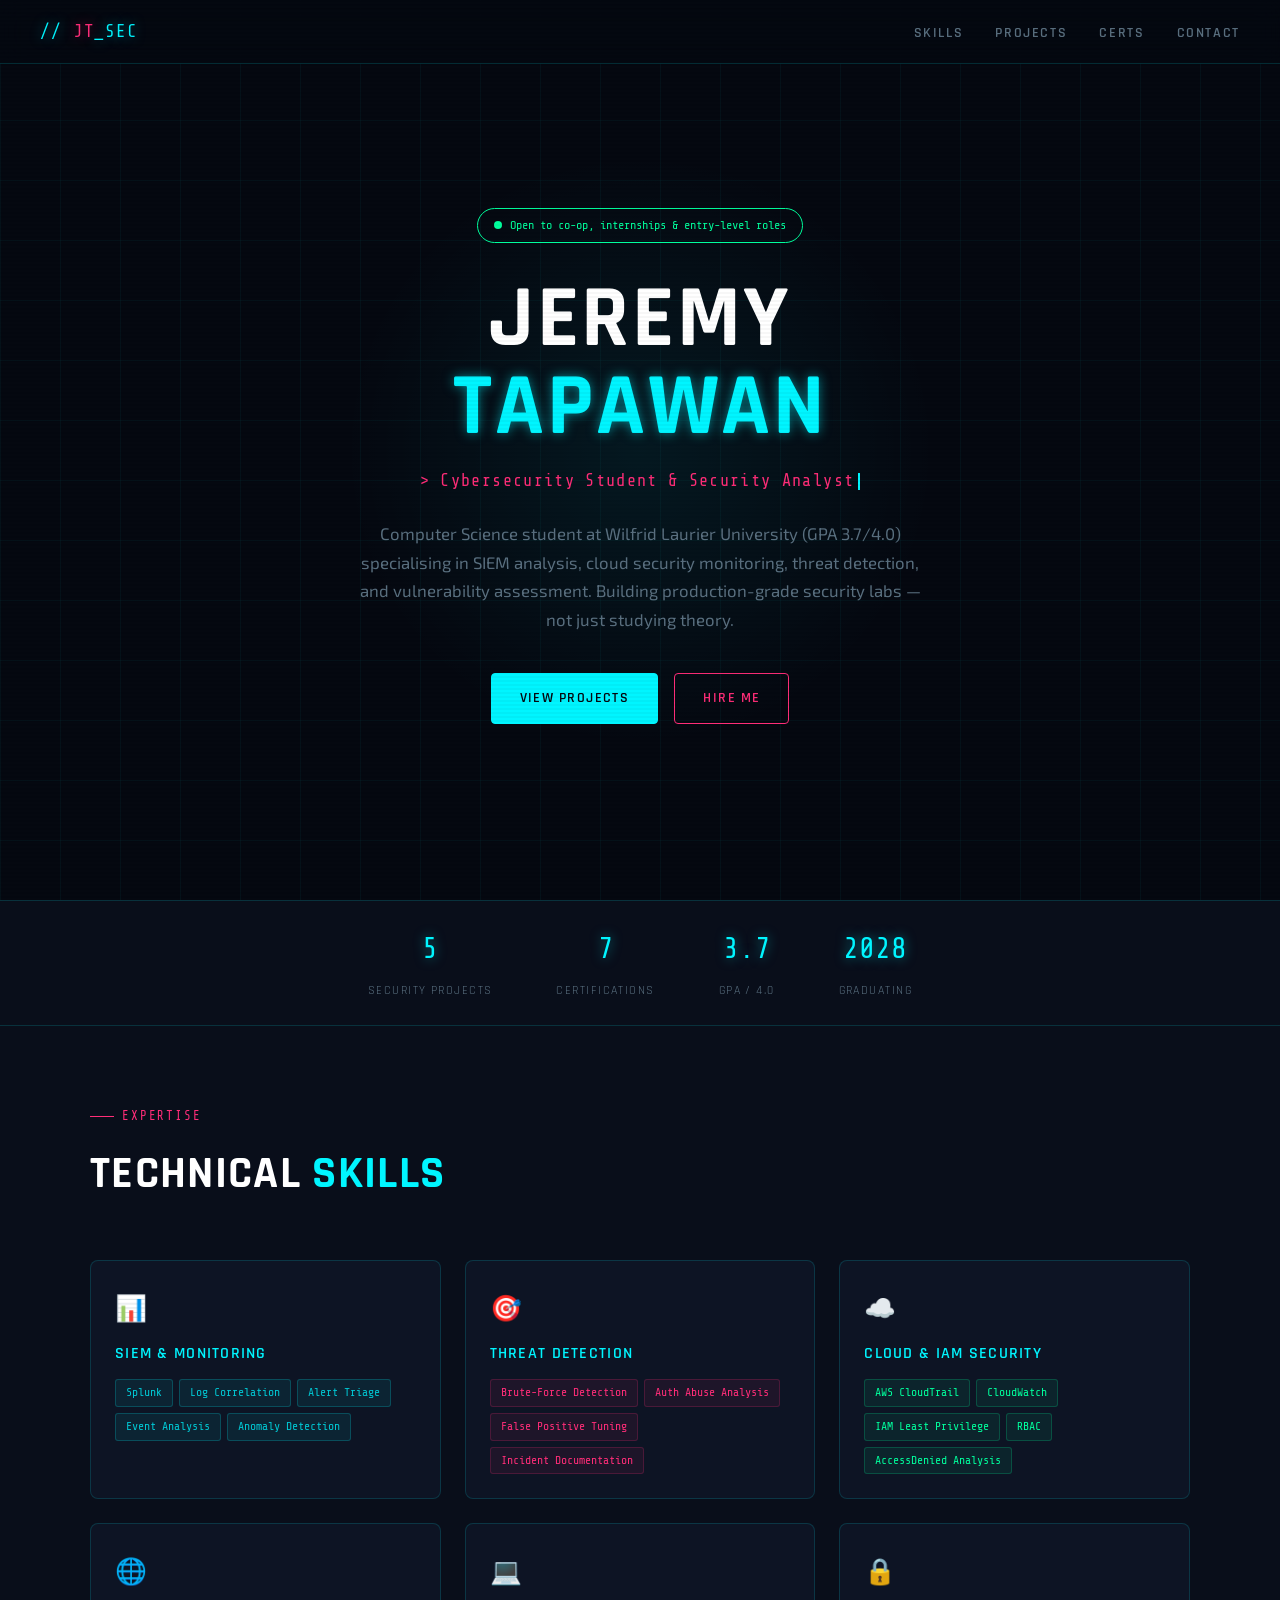
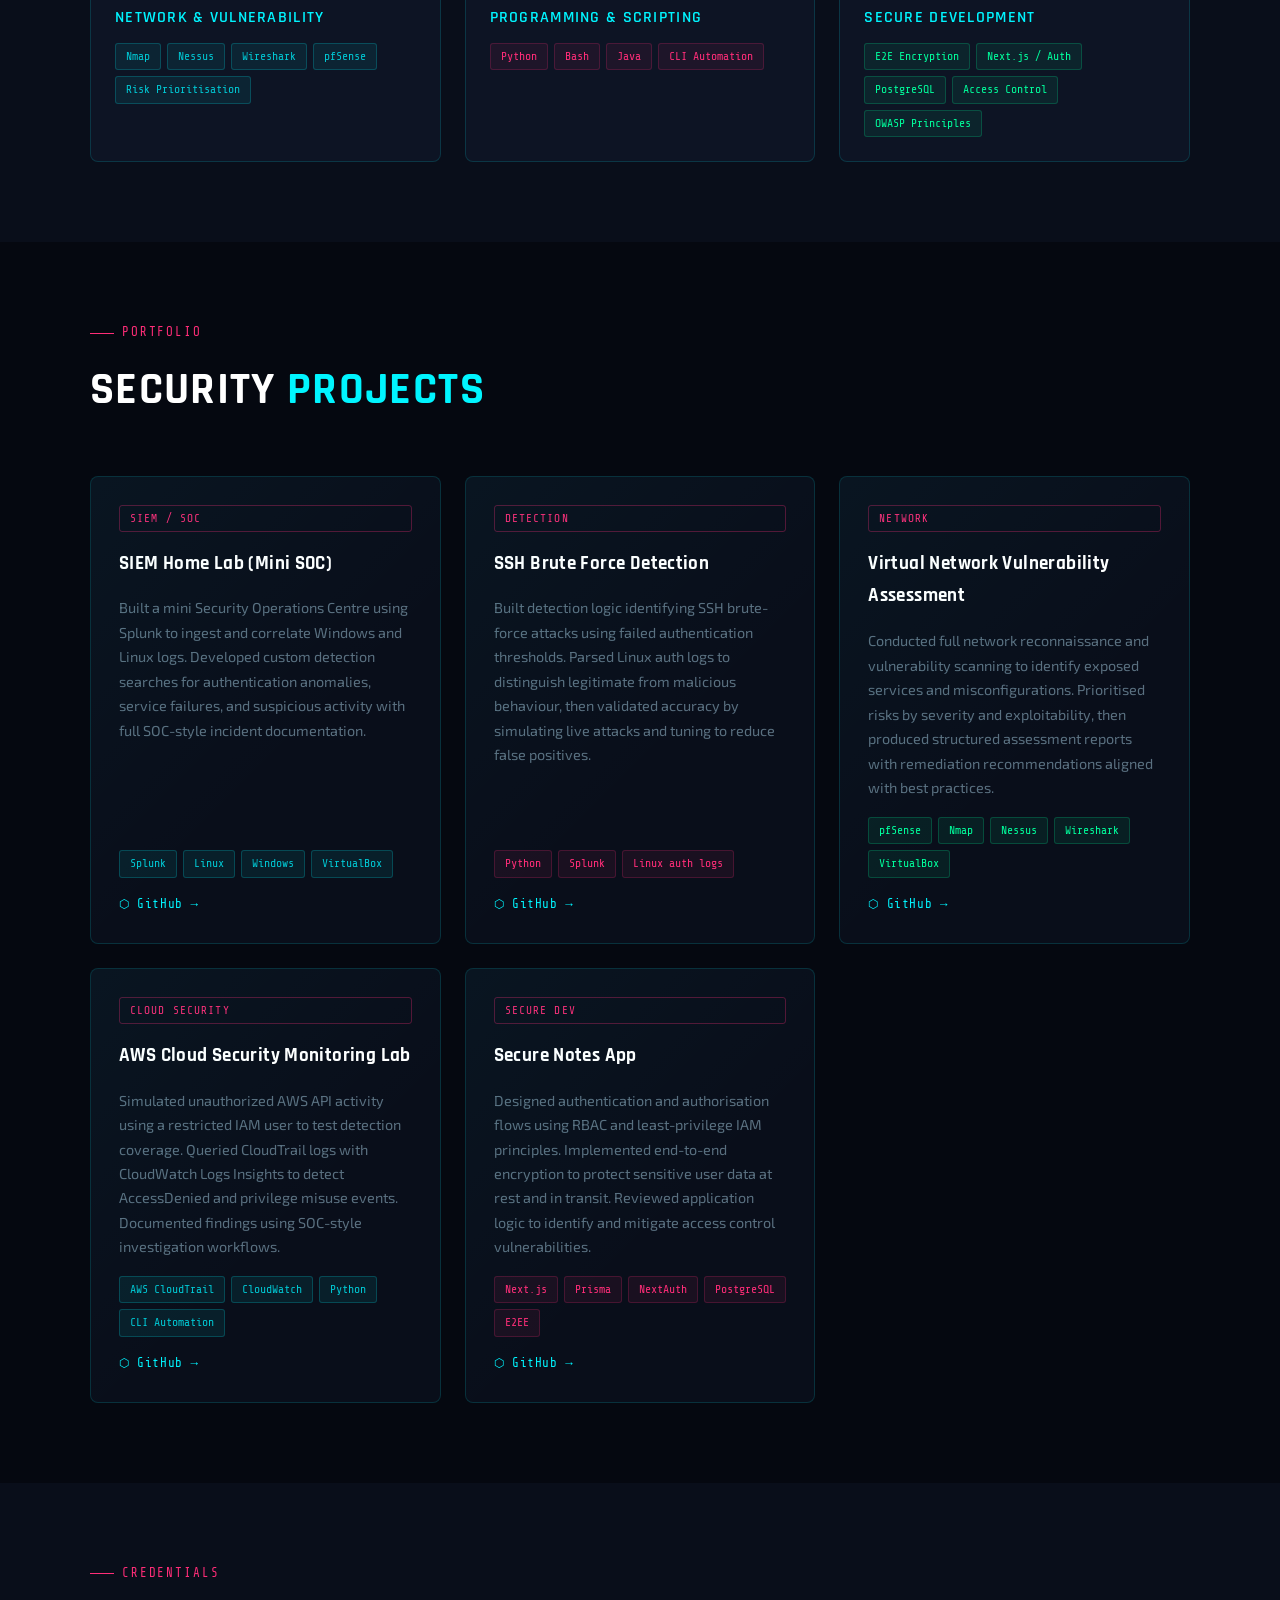
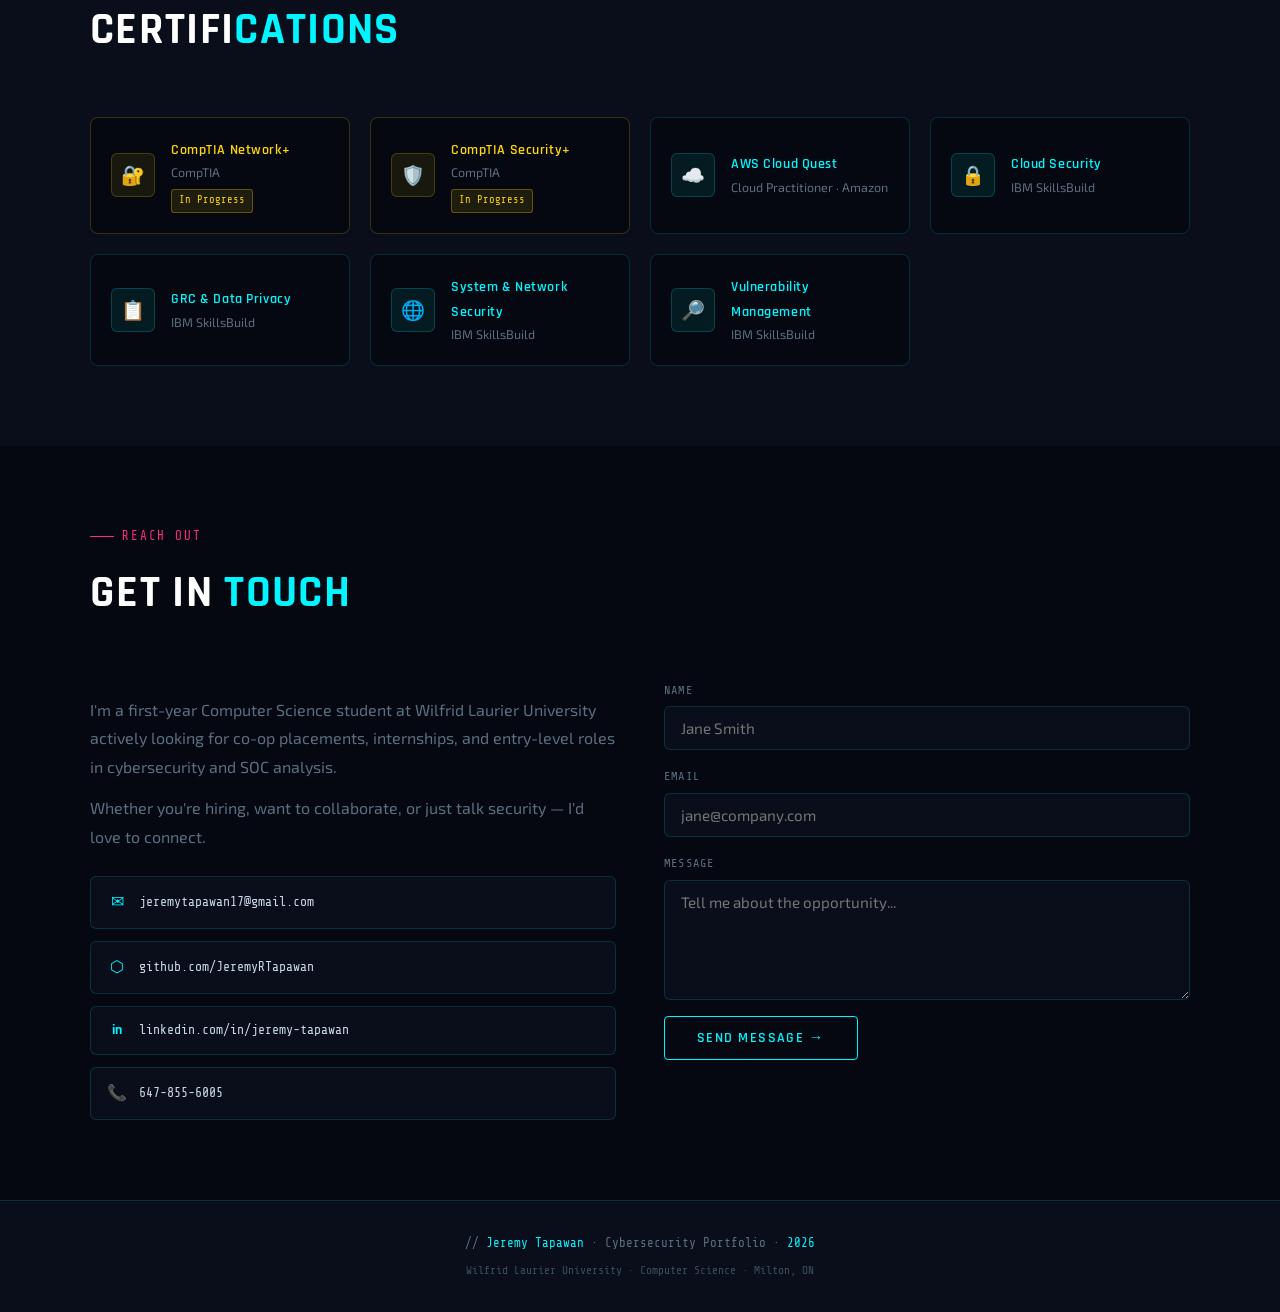
<file: main.html>
<!DOCTYPE html>
<html lang="en">
<head>
  <meta charset="UTF-8" />
  <meta name="viewport" content="width=device-width, initial-scale=1.0" />
  <title>Jeremy Tapawan · Cybersecurity Portfolio</title>
  <link rel="preconnect" href="https://fonts.googleapis.com" />
  <link href="https://fonts.googleapis.com/css2?family=Share+Tech+Mono&family=Rajdhani:wght@300;400;500;600;700&family=Exo+2:wght@300;400;600&display=swap" rel="stylesheet" />
  <style>
    :root {
      --bg:#050810;--bg2:#090e1a;--bg3:#0d1424;
      --cyan:#00f5ff;--cyan-dim:#00c8d4;--pink:#ff2d78;--green:#00ff9d;--yellow:#ffd700;
      --text:#c8d8e8;--muted:#5a7080;--border:rgba(0,245,255,0.15);
      --glow-c:0 0 12px rgba(0,245,255,0.5);--glow-p:0 0 12px rgba(255,45,120,0.5);--glow-g:0 0 12px rgba(0,255,157,0.5);
      --font-mono:'Share Tech Mono',monospace;--font-head:'Rajdhani',sans-serif;--font-body:'Exo 2',sans-serif;
    }
    *,*::before,*::after{box-sizing:border-box;margin:0;padding:0;}
    html{scroll-behavior:smooth;}
    body{background:var(--bg);color:var(--text);font-family:var(--font-body);font-size:16px;line-height:1.7;overflow-x:hidden;}
    body::before{content:'';position:fixed;inset:0;background:repeating-linear-gradient(0deg,transparent,transparent 2px,rgba(0,0,0,0.03) 2px,rgba(0,0,0,0.03) 4px);pointer-events:none;z-index:9999;}

    nav{position:fixed;top:0;left:0;right:0;z-index:100;display:flex;align-items:center;justify-content:space-between;padding:0 2.5rem;height:64px;background:rgba(5,8,16,0.88);backdrop-filter:blur(12px);border-bottom:1px solid var(--border);}
    .nav-logo{font-family:var(--font-mono);font-size:1.1rem;color:var(--cyan);text-shadow:var(--glow-c);letter-spacing:0.05em;}
    .nav-logo span{color:var(--pink);text-shadow:var(--glow-p);}
    nav ul{display:flex;gap:2rem;list-style:none;}
    nav a{font-family:var(--font-head);font-size:0.85rem;font-weight:600;letter-spacing:0.12em;text-transform:uppercase;color:var(--muted);text-decoration:none;transition:color 0.2s;position:relative;}
    nav a::after{content:'';position:absolute;bottom:-4px;left:0;right:0;height:1px;background:var(--cyan);transform:scaleX(0);transform-origin:left;transition:transform 0.2s;}
    nav a:hover{color:var(--cyan);}
    nav a:hover::after{transform:scaleX(1);}

    #hero{min-height:100vh;display:flex;align-items:center;justify-content:center;padding:6rem 2rem 4rem;position:relative;text-align:center;overflow:hidden;}
    .hero-grid{position:absolute;inset:0;background-image:linear-gradient(rgba(0,245,255,0.04) 1px,transparent 1px),linear-gradient(90deg,rgba(0,245,255,0.04) 1px,transparent 1px);background-size:60px 60px;animation:gridDrift 20s linear infinite;}
    @keyframes gridDrift{from{transform:translateY(0);}to{transform:translateY(60px);}}
    .hero-glow{position:absolute;width:600px;height:600px;border-radius:50%;background:radial-gradient(circle,rgba(0,245,255,0.07) 0%,transparent 70%);top:50%;left:50%;transform:translate(-50%,-50%);pointer-events:none;}
    .hero-content{position:relative;z-index:1;max-width:820px;}
    .status-badge{display:inline-flex;align-items:center;gap:8px;padding:6px 16px;border:1px solid var(--green);border-radius:100px;font-family:var(--font-mono);font-size:0.75rem;color:var(--green);margin-bottom:2rem;animation:fadeUp 0.6s ease both;}
    .status-dot{width:8px;height:8px;border-radius:50%;background:var(--green);animation:pulse 1.8s ease-in-out infinite;}
    @keyframes pulse{0%,100%{opacity:1;box-shadow:0 0 0 0 rgba(0,255,157,0.4);}50%{opacity:0.7;box-shadow:0 0 0 6px rgba(0,255,157,0);}}
    .hero-name{font-family:var(--font-head);font-size:clamp(2.8rem,7vw,5.5rem);font-weight:700;line-height:1;letter-spacing:0.03em;text-transform:uppercase;color:#fff;animation:fadeUp 0.7s 0.1s ease both;}
    .hero-name .accent{color:var(--cyan);text-shadow:var(--glow-c);}
    .hero-title{font-family:var(--font-mono);font-size:1.05rem;color:var(--pink);margin-top:1rem;letter-spacing:0.08em;animation:fadeUp 0.7s 0.2s ease both;}
    .hero-desc{font-size:1.05rem;color:var(--muted);max-width:580px;margin:1.5rem auto 2.5rem;animation:fadeUp 0.7s 0.3s ease both;}
    .hero-ctas{display:flex;gap:1rem;justify-content:center;flex-wrap:wrap;animation:fadeUp 0.7s 0.4s ease both;}
    .btn{display:inline-flex;align-items:center;gap:8px;padding:0.75rem 1.75rem;font-family:var(--font-head);font-size:0.9rem;font-weight:600;letter-spacing:0.1em;text-transform:uppercase;text-decoration:none;border-radius:4px;cursor:pointer;transition:all 0.2s;border:none;}
    .btn-primary{background:var(--cyan);color:#050810;border:1px solid var(--cyan);}
    .btn-primary:hover{background:transparent;color:var(--cyan);box-shadow:var(--glow-c);}
    .btn-outline{background:transparent;color:var(--pink);border:1px solid var(--pink);}
    .btn-outline:hover{background:rgba(255,45,120,0.1);box-shadow:var(--glow-p);}

    .stats-bar{background:var(--bg2);border-top:1px solid var(--border);border-bottom:1px solid var(--border);padding:1.5rem 2rem;display:flex;justify-content:center;gap:4rem;flex-wrap:wrap;}
    .stat{text-align:center;}
    .stat-num{font-family:var(--font-mono);font-size:1.8rem;color:var(--cyan);text-shadow:var(--glow-c);display:block;}
    .stat-label{font-family:var(--font-head);font-size:0.75rem;letter-spacing:0.12em;text-transform:uppercase;color:var(--muted);}

    section{padding:5rem 2rem;}
    .section-inner{max-width:1100px;margin:0 auto;}
    .section-header{margin-bottom:3rem;}
    .section-tag{font-family:var(--font-mono);font-size:0.78rem;color:var(--pink);letter-spacing:0.15em;text-transform:uppercase;display:flex;align-items:center;gap:8px;margin-bottom:0.5rem;}
    .section-tag::before{content:'';display:inline-block;width:24px;height:1px;background:var(--pink);}
    h2{font-family:var(--font-head);font-size:clamp(1.8rem,4vw,2.8rem);font-weight:700;letter-spacing:0.03em;text-transform:uppercase;color:#fff;}
    h2 span{color:var(--cyan);}

    #skills{background:var(--bg2);}
    .skills-grid{display:grid;grid-template-columns:repeat(auto-fit,minmax(280px,1fr));gap:1.5rem;}
    .skill-card{background:var(--bg3);border:1px solid var(--border);border-radius:8px;padding:1.5rem;transition:border-color 0.2s,transform 0.2s;position:relative;overflow:hidden;}
    .skill-card::before{content:'';position:absolute;top:0;left:0;right:0;height:2px;background:var(--cyan);transform:scaleX(0);transform-origin:left;transition:transform 0.3s;}
    .skill-card:hover{border-color:rgba(0,245,255,0.4);transform:translateY(-3px);}
    .skill-card:hover::before{transform:scaleX(1);}
    .skill-icon{font-size:1.6rem;margin-bottom:0.75rem;display:block;}
    .skill-card h3{font-family:var(--font-head);font-size:1rem;font-weight:600;letter-spacing:0.08em;text-transform:uppercase;color:var(--cyan);margin-bottom:0.75rem;}
    .skill-tags{display:flex;flex-wrap:wrap;gap:6px;}
    .tag{font-family:var(--font-mono);font-size:0.72rem;padding:3px 10px;border-radius:3px;background:rgba(0,245,255,0.07);color:var(--cyan-dim);border:1px solid rgba(0,245,255,0.2);}
    .tag.pink{background:rgba(255,45,120,0.07);color:var(--pink);border-color:rgba(255,45,120,0.2);}
    .tag.green{background:rgba(0,255,157,0.07);color:var(--green);border-color:rgba(0,255,157,0.2);}

    .projects-grid{display:grid;grid-template-columns:repeat(auto-fit,minmax(320px,1fr));gap:1.5rem;}
    .project-card{background:var(--bg2);border:1px solid var(--border);border-radius:8px;padding:1.75rem;display:flex;flex-direction:column;gap:1rem;transition:border-color 0.2s,transform 0.2s;position:relative;overflow:hidden;}
    .project-card::after{content:'';position:absolute;inset:0;background:linear-gradient(135deg,rgba(0,245,255,0.03) 0%,transparent 60%);pointer-events:none;}
    .project-card:hover{border-color:rgba(255,45,120,0.4);transform:translateY(-3px);}
    .project-type{font-family:var(--font-mono);font-size:0.7rem;color:var(--pink);letter-spacing:0.1em;text-transform:uppercase;padding:3px 10px;border:1px solid rgba(255,45,120,0.3);border-radius:3px;}
    .project-card h3{font-family:var(--font-head);font-size:1.2rem;font-weight:700;color:#fff;letter-spacing:0.02em;}
    .project-card p{color:var(--muted);font-size:0.9rem;flex:1;}
    .project-links{display:flex;gap:1rem;margin-top:auto;}
    .proj-link{font-family:var(--font-mono);font-size:0.78rem;color:var(--cyan);text-decoration:none;letter-spacing:0.05em;display:flex;align-items:center;gap:4px;transition:text-shadow 0.2s;}
    .proj-link:hover{text-shadow:var(--glow-c);}

    #certs{background:var(--bg2);}
    .certs-grid{display:grid;grid-template-columns:repeat(auto-fit,minmax(240px,1fr));gap:1.25rem;}
    .cert-card{background:var(--bg);border:1px solid var(--border);border-radius:8px;padding:1.25rem;display:flex;align-items:center;gap:1rem;transition:border-color 0.2s,transform 0.2s;}
    .cert-card:hover{border-color:rgba(0,245,255,0.4);transform:translateY(-2px);}
    .cert-card.wip{border-color:rgba(255,215,0,0.2);}
    .cert-card.wip:hover{border-color:rgba(255,215,0,0.5);}
    .cert-icon{width:44px;height:44px;border-radius:6px;background:rgba(0,245,255,0.08);border:1px solid rgba(0,245,255,0.2);display:flex;align-items:center;justify-content:center;font-size:1.2rem;flex-shrink:0;}
    .cert-icon.y{background:rgba(255,215,0,0.08);border-color:rgba(255,215,0,0.2);}
    .cert-info h4{font-family:var(--font-head);font-size:0.9rem;font-weight:600;color:var(--cyan);letter-spacing:0.04em;}
    .cert-info h4.y{color:var(--yellow);}
    .cert-info p{font-size:0.78rem;color:var(--muted);}
    .wip-badge{font-family:var(--font-mono);font-size:0.65rem;padding:2px 7px;border-radius:3px;background:rgba(255,215,0,0.1);color:var(--yellow);border:1px solid rgba(255,215,0,0.3);margin-top:3px;display:inline-block;}

    #contact{background:var(--bg);}
    .contact-wrap{display:grid;grid-template-columns:1fr 1fr;gap:3rem;align-items:start;}
    @media(max-width:680px){.contact-wrap{grid-template-columns:1fr;}}
    .contact-text p{color:var(--muted);margin-top:1rem;line-height:1.8;}
    .contact-links{display:flex;flex-direction:column;gap:0.75rem;margin-top:1.5rem;}
    .contact-link{display:flex;align-items:center;gap:0.75rem;font-family:var(--font-mono);font-size:0.82rem;color:var(--text);text-decoration:none;padding:0.75rem 1rem;border:1px solid var(--border);border-radius:6px;background:var(--bg2);transition:border-color 0.2s,color 0.2s;}
    .contact-link:hover{border-color:var(--cyan);color:var(--cyan);}
    .clink-icon{color:var(--cyan);font-size:1rem;min-width:20px;text-align:center;}
    .contact-form{display:flex;flex-direction:column;gap:1rem;}
    .form-group{display:flex;flex-direction:column;gap:0.4rem;}
    .form-group label{font-family:var(--font-mono);font-size:0.75rem;color:var(--muted);letter-spacing:0.1em;text-transform:uppercase;}
    .form-group input,.form-group textarea{background:var(--bg2);border:1px solid var(--border);border-radius:6px;padding:0.75rem 1rem;color:var(--text);font-family:var(--font-body);font-size:0.95rem;outline:none;transition:border-color 0.2s;resize:vertical;}
    .form-group input:focus,.form-group textarea:focus{border-color:var(--cyan);}
    .form-group textarea{min-height:120px;}
    .btn-send{align-self:flex-start;background:transparent;color:var(--cyan);border:1px solid var(--cyan);padding:0.75rem 2rem;border-radius:4px;font-family:var(--font-head);font-size:0.9rem;font-weight:600;letter-spacing:0.1em;text-transform:uppercase;cursor:pointer;transition:all 0.2s;}
    .btn-send:hover{background:rgba(0,245,255,0.1);box-shadow:var(--glow-c);}

    footer{background:var(--bg2);border-top:1px solid var(--border);text-align:center;padding:2rem;font-family:var(--font-mono);font-size:0.78rem;color:var(--muted);}
    footer span{color:var(--cyan);}

    @keyframes fadeUp{from{opacity:0;transform:translateY(20px);}to{opacity:1;transform:translateY(0);}}
    .reveal{opacity:0;transform:translateY(24px);transition:opacity 0.6s ease,transform 0.6s ease;}
    .reveal.visible{opacity:1;transform:none;}
    .cursor{display:inline-block;width:2px;height:1em;background:var(--cyan);margin-left:4px;vertical-align:middle;animation:blink 1s step-end infinite;}
    @keyframes blink{0%,100%{opacity:1;}50%{opacity:0;}}
    ::-webkit-scrollbar{width:6px;}::-webkit-scrollbar-track{background:var(--bg);}::-webkit-scrollbar-thumb{background:rgba(0,245,255,0.25);border-radius:3px;}
    @media(max-width:600px){nav ul{gap:1rem;}nav a{font-size:0.72rem;}.stats-bar{gap:2rem;}.nav-logo{font-size:0.9rem;}}
  </style>
</head>
<body>

<nav>
  <div class="nav-logo">// <span>JT</span>_SEC</div>
  <ul>
    <li><a href="#skills">Skills</a></li>
    <li><a href="#projects">Projects</a></li>
    <li><a href="#certs">Certs</a></li>
    <li><a href="#contact">Contact</a></li>
  </ul>
</nav>

<section id="hero">
  <div class="hero-grid"></div>
  <div class="hero-glow"></div>
  <div class="hero-content">
    <div class="status-badge">
      <span class="status-dot"></span>
      Open to co-op, internships &amp; entry-level roles
    </div>
    <h1 class="hero-name">Jeremy<br><span class="accent">Tapawan</span></h1>
    <p class="hero-title">&gt; Cybersecurity Student &amp; Security Analyst<span class="cursor"></span></p>
    <p class="hero-desc">Computer Science student at Wilfrid Laurier University (GPA 3.7/4.0) specialising in SIEM analysis, cloud security monitoring, threat detection, and vulnerability assessment. Building production-grade security labs — not just studying theory.</p>
    <div class="hero-ctas">
      <a href="#projects" class="btn btn-primary">View Projects</a>
      <a href="mailto:jeremytapawan17@gmail.com" class="btn btn-outline">Hire Me</a>
    </div>
  </div>
</section>

<div class="stats-bar">
  <div class="stat"><span class="stat-num">5</span><span class="stat-label">Security Projects</span></div>
  <div class="stat"><span class="stat-num">7</span><span class="stat-label">Certifications</span></div>
  <div class="stat"><span class="stat-num">3.7</span><span class="stat-label">GPA / 4.0</span></div>
  <div class="stat"><span class="stat-num">2028</span><span class="stat-label">Graduating</span></div>
</div>

<section id="skills">
  <div class="section-inner">
    <div class="section-header reveal">
      <p class="section-tag">Expertise</p>
      <h2>Technical <span>Skills</span></h2>
    </div>
    <div class="skills-grid">
      <div class="skill-card reveal">
        <span class="skill-icon">📊</span>
        <h3>SIEM &amp; Monitoring</h3>
        <div class="skill-tags">
          <span class="tag">Splunk</span><span class="tag">Log Correlation</span><span class="tag">Alert Triage</span><span class="tag">Event Analysis</span><span class="tag">Anomaly Detection</span>
        </div>
      </div>
      <div class="skill-card reveal">
        <span class="skill-icon">🎯</span>
        <h3>Threat Detection</h3>
        <div class="skill-tags">
          <span class="tag pink">Brute-Force Detection</span><span class="tag pink">Auth Abuse Analysis</span><span class="tag pink">False Positive Tuning</span><span class="tag pink">Incident Documentation</span>
        </div>
      </div>
      <div class="skill-card reveal">
        <span class="skill-icon">☁️</span>
        <h3>Cloud &amp; IAM Security</h3>
        <div class="skill-tags">
          <span class="tag green">AWS CloudTrail</span><span class="tag green">CloudWatch</span><span class="tag green">IAM Least Privilege</span><span class="tag green">RBAC</span><span class="tag green">AccessDenied Analysis</span>
        </div>
      </div>
      <div class="skill-card reveal">
        <span class="skill-icon">🌐</span>
        <h3>Network &amp; Vulnerability</h3>
        <div class="skill-tags">
          <span class="tag">Nmap</span><span class="tag">Nessus</span><span class="tag">Wireshark</span><span class="tag">pfSense</span><span class="tag">Risk Prioritisation</span>
        </div>
      </div>
      <div class="skill-card reveal">
        <span class="skill-icon">💻</span>
        <h3>Programming &amp; Scripting</h3>
        <div class="skill-tags">
          <span class="tag pink">Python</span><span class="tag pink">Bash</span><span class="tag pink">Java</span><span class="tag pink">CLI Automation</span>
        </div>
      </div>
      <div class="skill-card reveal">
        <span class="skill-icon">🔒</span>
        <h3>Secure Development</h3>
        <div class="skill-tags">
          <span class="tag green">E2E Encryption</span><span class="tag green">Next.js / Auth</span><span class="tag green">PostgreSQL</span><span class="tag green">Access Control</span><span class="tag green">OWASP Principles</span>
        </div>
      </div>
    </div>
  </div>
</section>

<section id="projects">
  <div class="section-inner">
    <div class="section-header reveal">
      <p class="section-tag">Portfolio</p>
      <h2>Security <span>Projects</span></h2>
    </div>
    <div class="projects-grid">

      <div class="project-card reveal">
        <span class="project-type">SIEM / SOC</span>
        <h3>SIEM Home Lab (Mini SOC)</h3>
        <p>Built a mini Security Operations Centre using Splunk to ingest and correlate Windows and Linux logs. Developed custom detection searches for authentication anomalies, service failures, and suspicious activity with full SOC-style incident documentation.</p>
        <div class="skill-tags"><span class="tag">Splunk</span><span class="tag">Linux</span><span class="tag">Windows</span><span class="tag">VirtualBox</span></div>
        <div class="project-links">
          <a href="https://github.com/JeremyRTapawan/SIEM-Home-Lab" target="_blank" class="proj-link">⬡ GitHub →</a>
        </div>
      </div>

      <div class="project-card reveal">
        <span class="project-type">Detection</span>
        <h3>SSH Brute Force Detection</h3>
        <p>Built detection logic identifying SSH brute-force attacks using failed authentication thresholds. Parsed Linux auth logs to distinguish legitimate from malicious behaviour, then validated accuracy by simulating live attacks and tuning to reduce false positives.</p>
        <div class="skill-tags"><span class="tag pink">Python</span><span class="tag pink">Splunk</span><span class="tag pink">Linux auth logs</span></div>
        <div class="project-links">
          <a href="https://github.com/JeremyRTapawan/SSH-Detection-Alerts" target="_blank" class="proj-link">⬡ GitHub →</a>
        </div>
      </div>

      <div class="project-card reveal">
        <span class="project-type">Network</span>
        <h3>Virtual Network Vulnerability Assessment</h3>
        <p>Conducted full network reconnaissance and vulnerability scanning to identify exposed services and misconfigurations. Prioritised risks by severity and exploitability, then produced structured assessment reports with remediation recommendations aligned with best practices.</p>
        <div class="skill-tags"><span class="tag green">pfSense</span><span class="tag green">Nmap</span><span class="tag green">Nessus</span><span class="tag green">Wireshark</span><span class="tag green">VirtualBox</span></div>
        <div class="project-links">
          <a href="https://github.com/JeremyRTapawan/Virtual-Network-Vulnerability-Assessment" target="_blank" class="proj-link">⬡ GitHub →</a>
        </div>
      </div>

      <div class="project-card reveal">
        <span class="project-type">Cloud Security</span>
        <h3>AWS Cloud Security Monitoring Lab</h3>
        <p>Simulated unauthorized AWS API activity using a restricted IAM user to test detection coverage. Queried CloudTrail logs with CloudWatch Logs Insights to detect AccessDenied and privilege misuse events. Documented findings using SOC-style investigation workflows.</p>
        <div class="skill-tags"><span class="tag">AWS CloudTrail</span><span class="tag">CloudWatch</span><span class="tag">Python</span><span class="tag">CLI Automation</span></div>
        <div class="project-links">
          <a href="https://github.com/JeremyRTapawan/AWS-Cloud-Security-Monitoring-Alerting-Lab" target="_blank" class="proj-link">⬡ GitHub →</a>
        </div>
      </div>

      <div class="project-card reveal">
        <span class="project-type">Secure Dev</span>
        <h3>Secure Notes App</h3>
        <p>Designed authentication and authorisation flows using RBAC and least-privilege IAM principles. Implemented end-to-end encryption to protect sensitive user data at rest and in transit. Reviewed application logic to identify and mitigate access control vulnerabilities.</p>
        <div class="skill-tags"><span class="tag pink">Next.js</span><span class="tag pink">Prisma</span><span class="tag pink">NextAuth</span><span class="tag pink">PostgreSQL</span><span class="tag pink">E2EE</span></div>
        <div class="project-links">
          <a href="https://github.com/JeremyRTapawan" target="_blank" class="proj-link">⬡ GitHub →</a>
        </div>
      </div>

    </div>
  </div>
</section>

<section id="certs">
  <div class="section-inner">
    <div class="section-header reveal">
      <p class="section-tag">Credentials</p>
      <h2>Certifi<span>cations</span></h2>
    </div>
    <div class="certs-grid">
      <div class="cert-card wip reveal">
        <div class="cert-icon y">🔐</div>
        <div class="cert-info"><h4 class="y">CompTIA Network+</h4><p>CompTIA</p><span class="wip-badge">In Progress</span></div>
      </div>
      <div class="cert-card wip reveal">
        <div class="cert-icon y">🛡️</div>
        <div class="cert-info"><h4 class="y">CompTIA Security+</h4><p>CompTIA</p><span class="wip-badge">In Progress</span></div>
      </div>
      <div class="cert-card reveal">
        <div class="cert-icon">☁️</div>
        <div class="cert-info"><h4>AWS Cloud Quest</h4><p>Cloud Practitioner · Amazon</p></div>
      </div>
      <div class="cert-card reveal">
        <div class="cert-icon">🔒</div>
        <div class="cert-info"><h4>Cloud Security</h4><p>IBM SkillsBuild</p></div>
      </div>
      <div class="cert-card reveal">
        <div class="cert-icon">📋</div>
        <div class="cert-info"><h4>GRC &amp; Data Privacy</h4><p>IBM SkillsBuild</p></div>
      </div>
      <div class="cert-card reveal">
        <div class="cert-icon">🌐</div>
        <div class="cert-info"><h4>System &amp; Network Security</h4><p>IBM SkillsBuild</p></div>
      </div>
      <div class="cert-card reveal">
        <div class="cert-icon">🔎</div>
        <div class="cert-info"><h4>Vulnerability Management</h4><p>IBM SkillsBuild</p></div>
      </div>
    </div>
  </div>
</section>

<section id="contact">
  <div class="section-inner">
    <div class="section-header reveal">
      <p class="section-tag">Reach Out</p>
      <h2>Get In <span>Touch</span></h2>
    </div>
    <div class="contact-wrap">
      <div class="contact-text reveal">
        <p>I'm a first-year Computer Science student at Wilfrid Laurier University actively looking for co-op placements, internships, and entry-level roles in cybersecurity and SOC analysis.</p>
        <p style="margin-top:0.75rem;">Whether you're hiring, want to collaborate, or just talk security — I'd love to connect.</p>
        <div class="contact-links">
          <a href="mailto:jeremytapawan17@gmail.com" class="contact-link"><span class="clink-icon">✉</span>jeremytapawan17@gmail.com</a>
          <a href="https://github.com/JeremyRTapawan" target="_blank" class="contact-link"><span class="clink-icon">⬡</span>github.com/JeremyRTapawan</a>
          <a href="https://linkedin.com/in/jeremy-tapawan-624495354" target="_blank" class="contact-link"><span class="clink-icon" style="font-family:var(--font-head);font-weight:700;font-size:0.85rem;">in</span>linkedin.com/in/jeremy-tapawan</a>
          <a href="tel:6478556005" class="contact-link"><span class="clink-icon">📞</span>647-855-6005</a>
        </div>
      </div>
      <div class="contact-form reveal">
        <div class="form-group"><label for="cname">Name</label><input type="text" id="cname" placeholder="Jane Smith" /></div>
        <div class="form-group"><label for="cemail">Email</label><input type="email" id="cemail" placeholder="jane@company.com" /></div>
        <div class="form-group"><label for="cmsg">Message</label><textarea id="cmsg" placeholder="Tell me about the opportunity..."></textarea></div>
        <button class="btn-send" onclick="handleSend()">Send Message →</button>
      </div>
    </div>
  </div>
</section>

<footer>
  <p>// <span>Jeremy Tapawan</span> · Cybersecurity Portfolio · <span id="yr"></span></p>
  <p style="margin-top:0.4rem;font-size:0.7rem;color:#3a4f5f;">Wilfrid Laurier University · Computer Science · Milton, ON</p>
</footer>

<script>
  document.getElementById('yr').textContent = new Date().getFullYear();
  const obs = new IntersectionObserver((entries) => {
    entries.forEach((e,i) => {
      if(e.isIntersecting){ setTimeout(()=>e.target.classList.add('visible'),i*80); obs.unobserve(e.target); }
    });
  },{threshold:0.1});
  document.querySelectorAll('.reveal').forEach(el=>obs.observe(el));
  function handleSend(){
    const n=document.getElementById('cname').value.trim();
    const e=document.getElementById('cemail').value.trim();
    const m=document.getElementById('cmsg').value.trim();
    if(!n||!e||!m){alert('Please fill in all fields.');return;}
    const btn=document.querySelector('.btn-send');
    btn.textContent='Message Sent ✓';btn.style.color='var(--green)';btn.style.borderColor='var(--green)';btn.disabled=true;
    setTimeout(()=>{btn.textContent='Send Message →';btn.style.color='';btn.style.borderColor='';btn.disabled=false;},3000);
  }
</script>
</body>
</html>
</file>
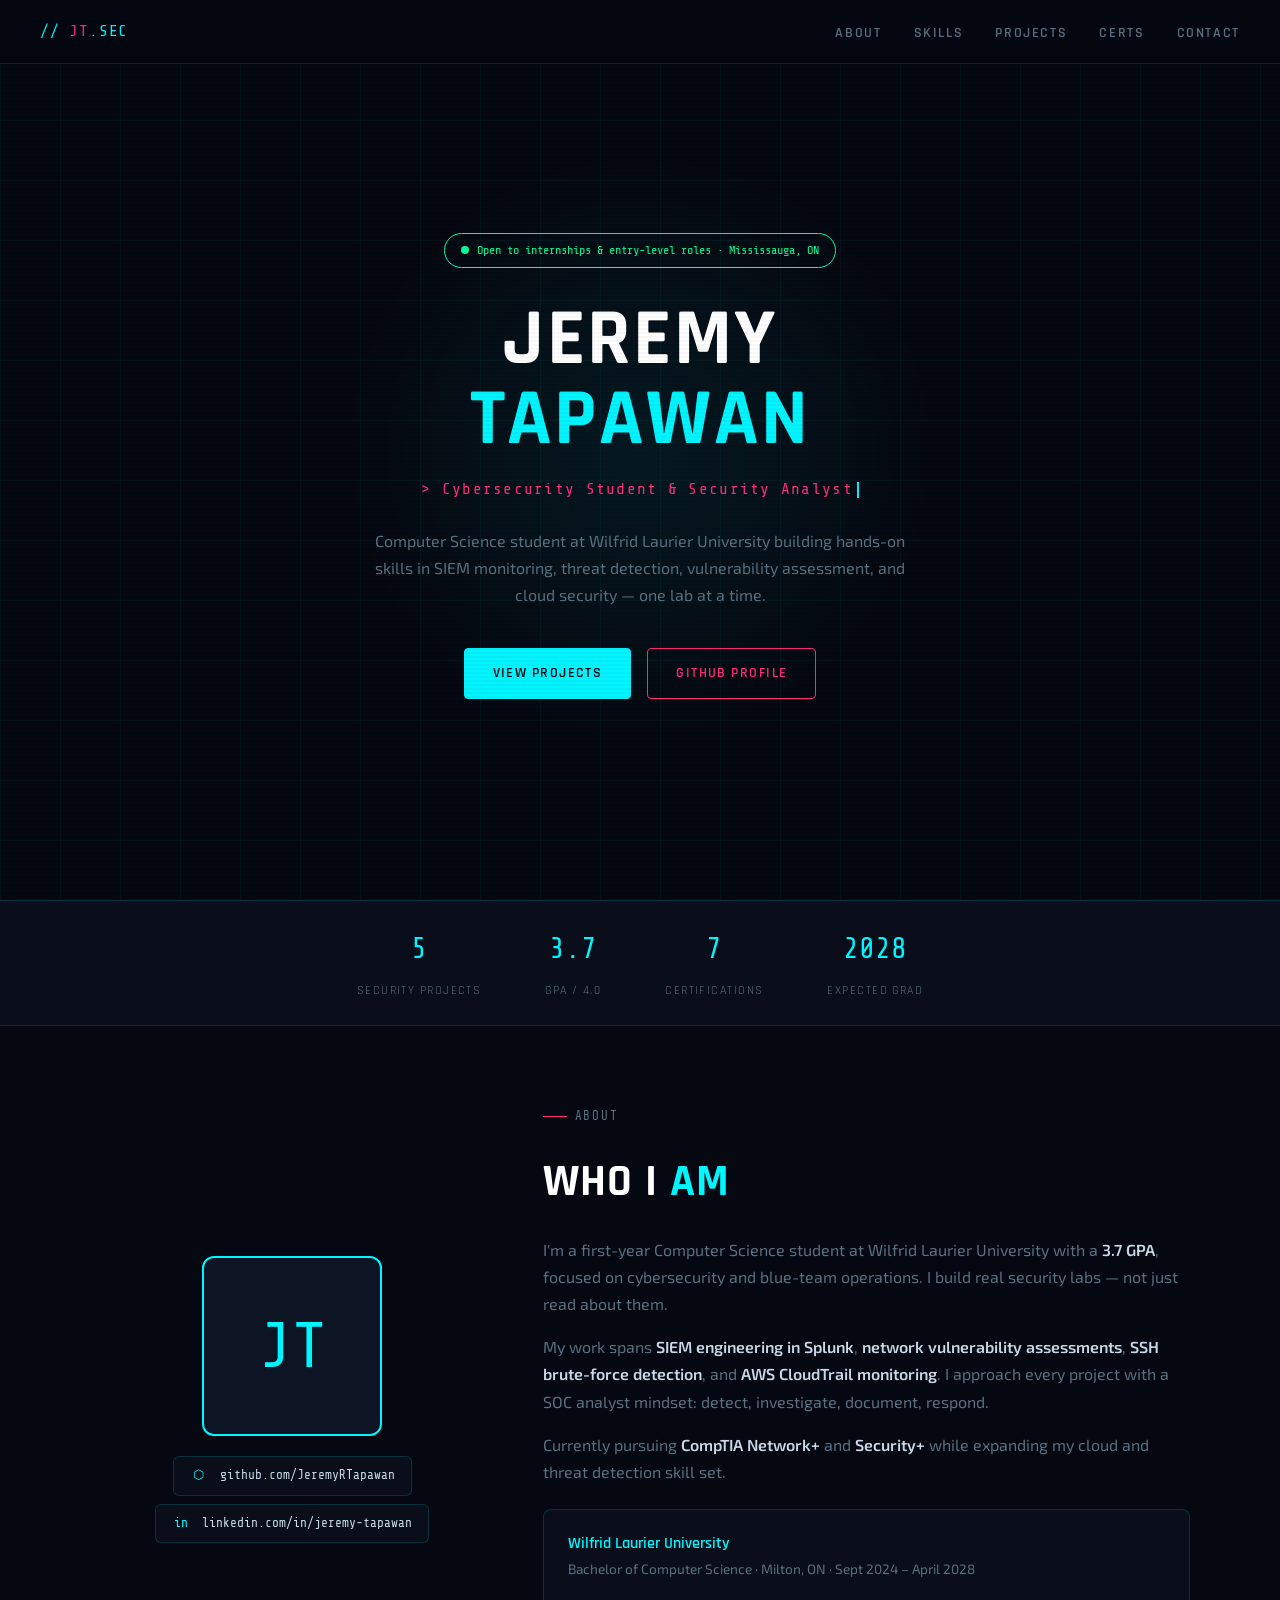
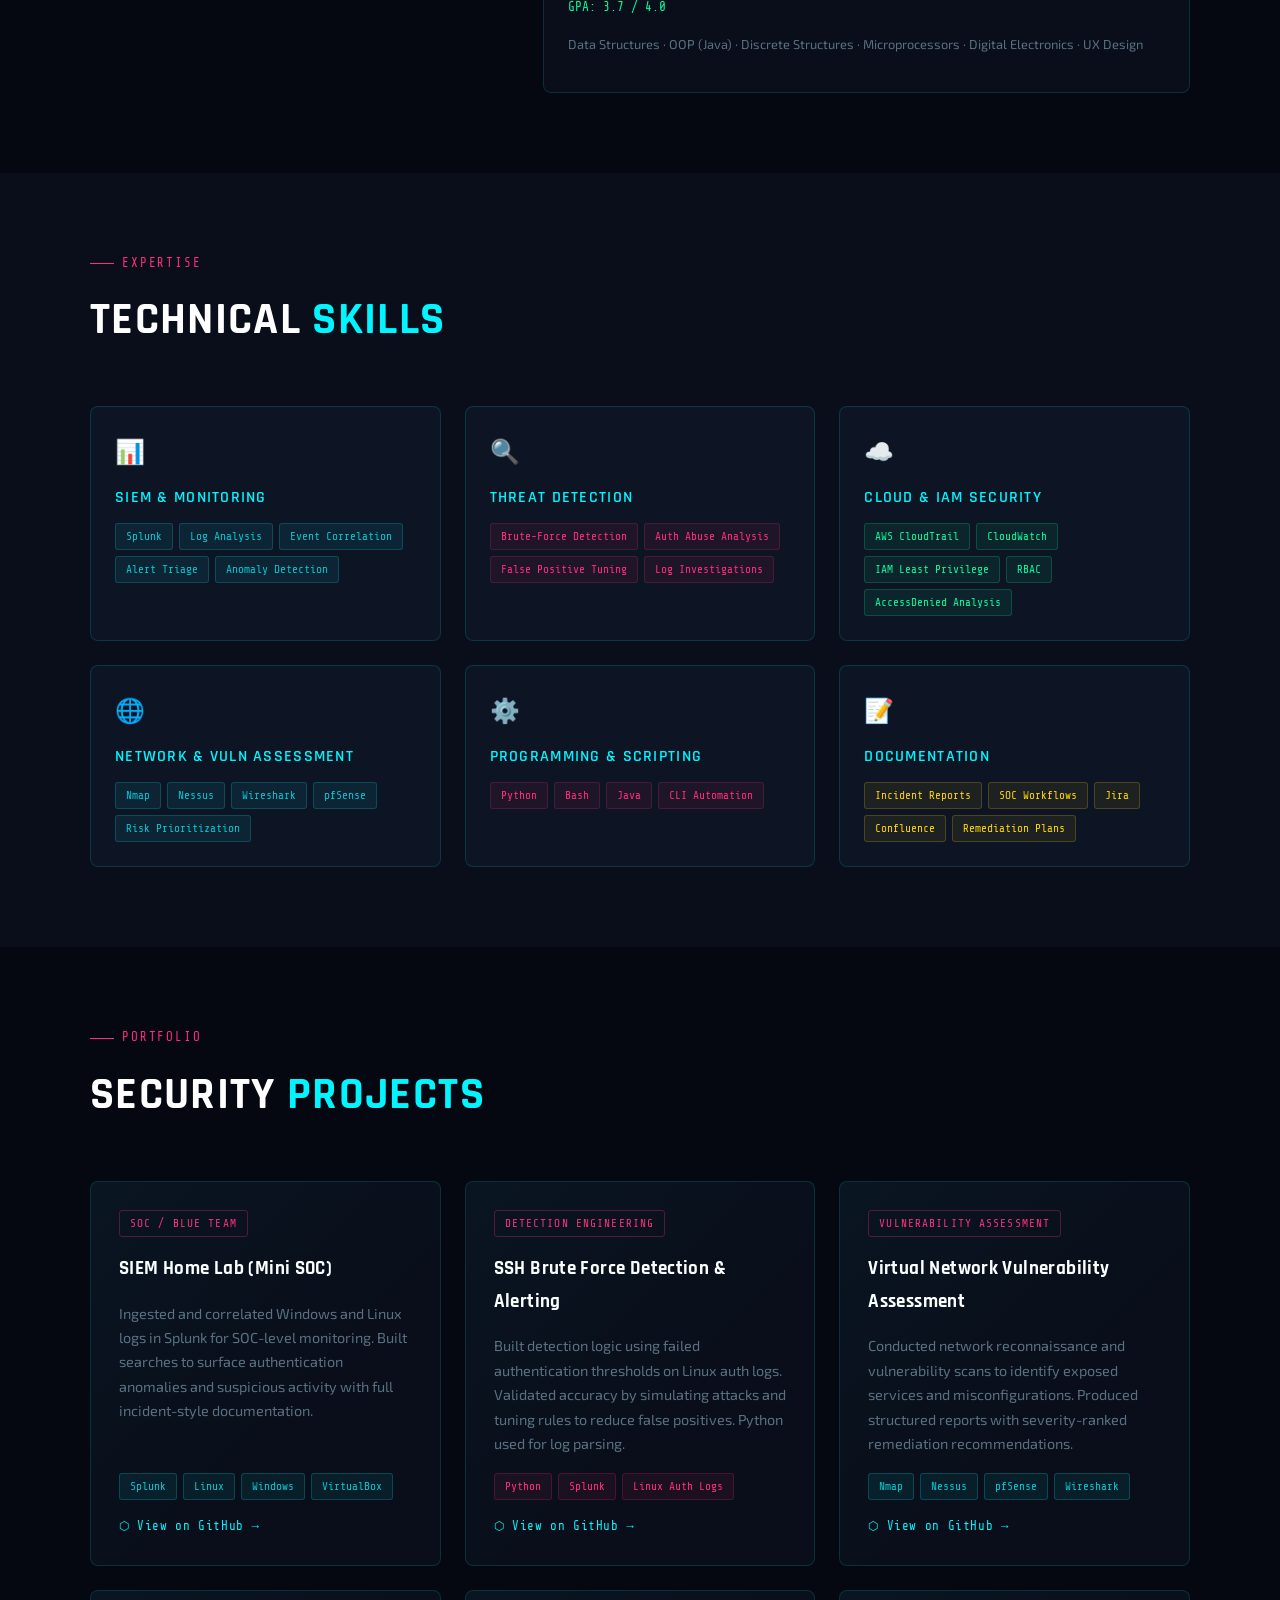
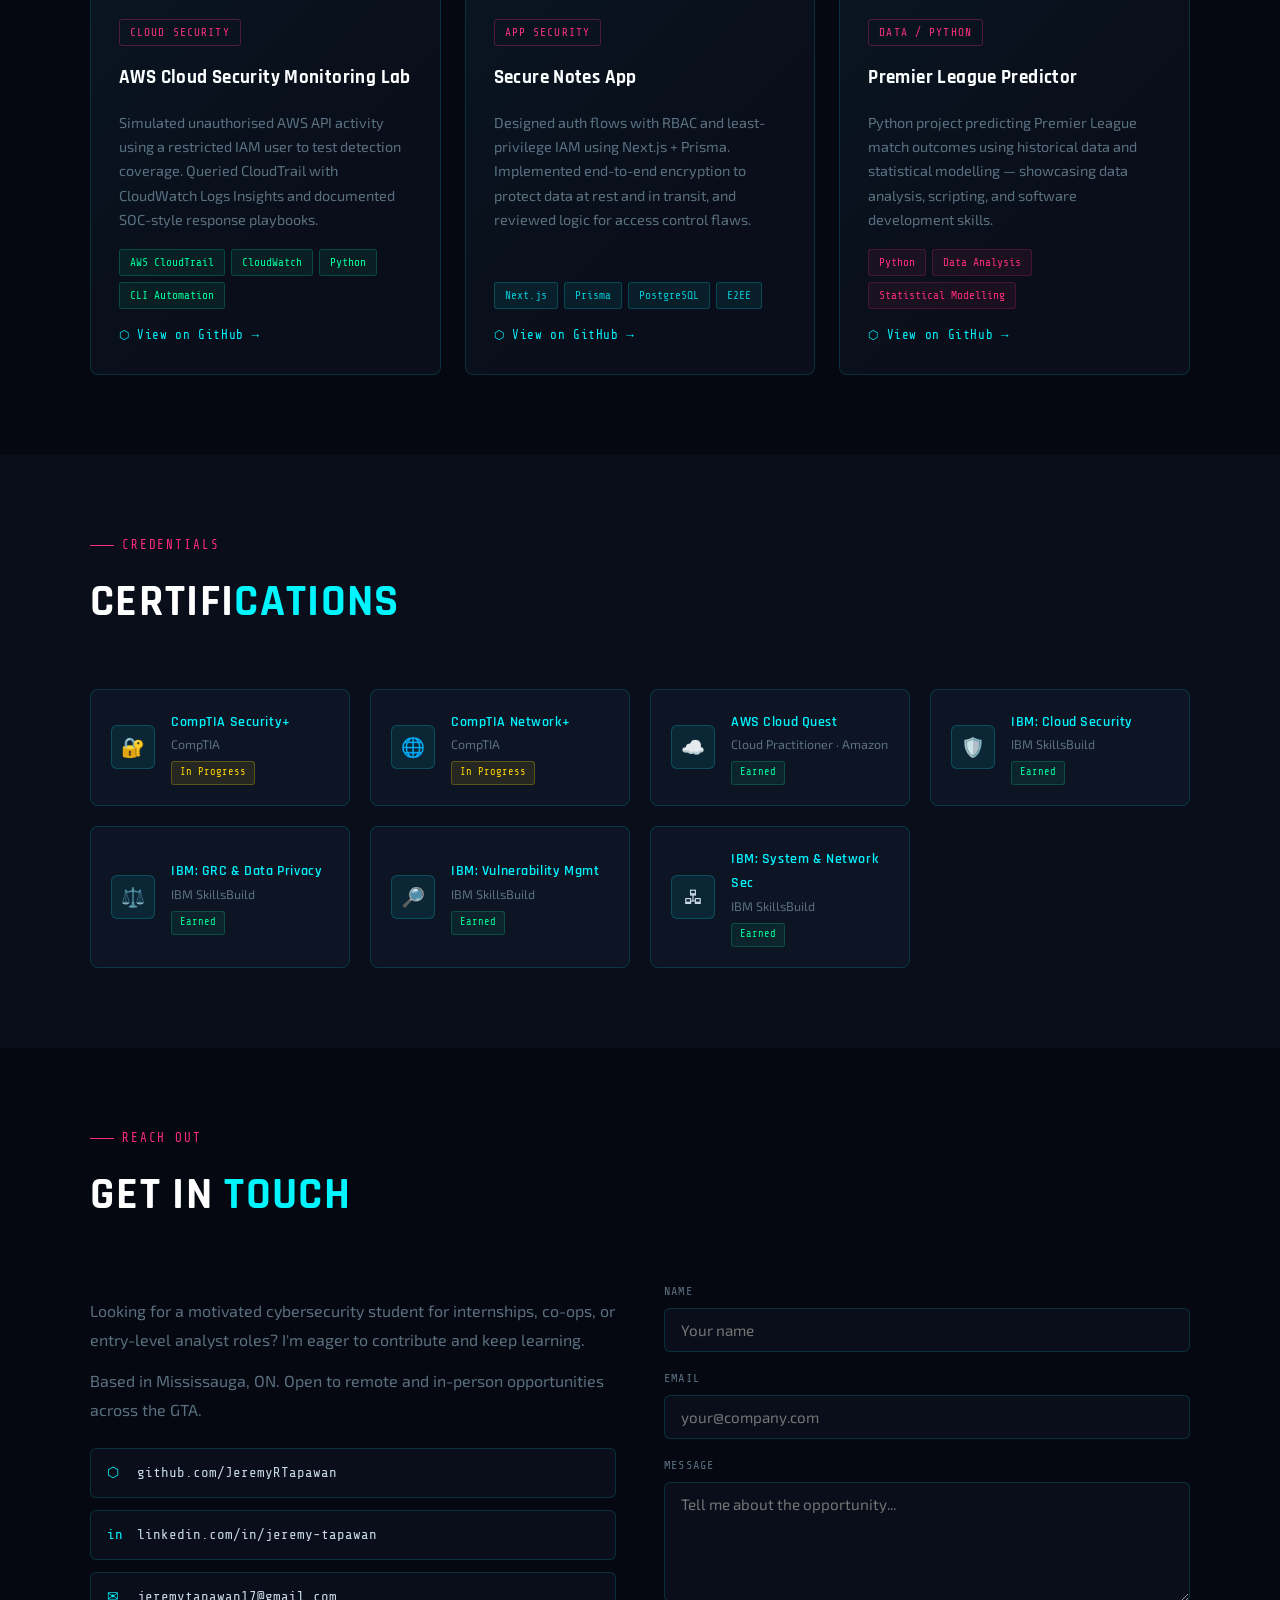
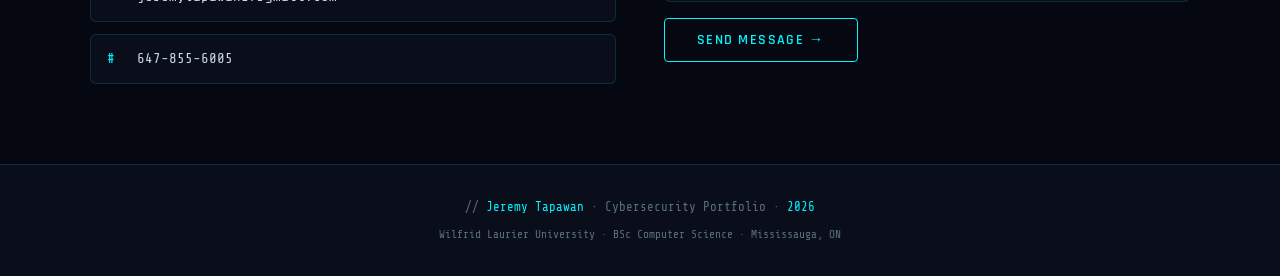
<file: Main.html>
<!DOCTYPE html>
<html lang="en">
<head>
  <meta charset="UTF-8" />
  <meta name="viewport" content="width=device-width, initial-scale=1.0" />
  <title>Jeremy Tapawan · Cybersecurity Portfolio</title>
  <link rel="preconnect" href="https://fonts.googleapis.com" />
  <link href="https://fonts.googleapis.com/css2?family=Share+Tech+Mono&family=Rajdhani:wght@400;600;700&family=Exo+2:wght@300;400;600&display=swap" rel="stylesheet" />
  <style>
    :root {
      --bg:#050810;--bg2:#090e1a;--bg3:#0d1424;
      --cyan:#00f5ff;--cyan-dim:#00c8d4;--pink:#ff2d78;
      --green:#00ff9d;--yellow:#ffd700;
      --text:#c8d8e8;--muted:#5a7080;
      --border:rgba(0,245,255,0.15);
      --glow-c:0 0 12px rgba(0,245,255,0.5);
      --glow-p:0 0 12px rgba(255,45,120,0.5);
      --font-mono:'Share Tech Mono',monospace;
      --font-head:'Rajdhani',sans-serif;
      --font-body:'Exo 2',sans-serif;
    }
    *,*::before,*::after{box-sizing:border-box;margin:0;padding:0}
    html{scroll-behavior:smooth}
    body{background:var(--bg);color:var(--text);font-family:var(--font-body);font-size:16px;line-height:1.7;overflow-x:hidden}
    body::before{content:'';position:fixed;inset:0;background:repeating-linear-gradient(0deg,transparent,transparent 2px,rgba(0,0,0,0.03) 2px,rgba(0,0,0,0.03) 4px);pointer-events:none;z-index:9999}

    /* NAV */
    nav{position:fixed;top:0;left:0;right:0;z-index:100;display:flex;align-items:center;justify-content:space-between;padding:0 2.5rem;height:64px;background:rgba(5,8,16,0.9);backdrop-filter:blur(12px);border-bottom:1px solid var(--border)}
    .nav-logo{font-family:var(--font-mono);font-size:1rem;color:var(--cyan);letter-spacing:.05em}
    .nav-logo span{color:var(--pink)}
    nav ul{display:flex;gap:2rem;list-style:none}
    nav a{font-family:var(--font-head);font-size:.85rem;font-weight:600;letter-spacing:.12em;text-transform:uppercase;color:var(--muted);text-decoration:none;transition:color .2s;position:relative}
    nav a::after{content:'';position:absolute;bottom:-4px;left:0;right:0;height:1px;background:var(--cyan);transform:scaleX(0);transform-origin:left;transition:transform .2s}
    nav a:hover{color:var(--cyan)}
    nav a:hover::after{transform:scaleX(1)}

    /* HERO */
    #hero{min-height:100vh;display:flex;align-items:center;justify-content:center;padding:6rem 2rem 4rem;position:relative;text-align:center;overflow:hidden}
    .hero-grid{position:absolute;inset:0;background-image:linear-gradient(rgba(0,245,255,.04) 1px,transparent 1px),linear-gradient(90deg,rgba(0,245,255,.04) 1px,transparent 1px);background-size:60px 60px;animation:gridDrift 20s linear infinite}
    @keyframes gridDrift{from{transform:translateY(0)}to{transform:translateY(60px)}}
    .hero-glow{position:absolute;width:600px;height:600px;border-radius:50%;background:radial-gradient(circle,rgba(0,245,255,.07) 0%,transparent 70%);top:50%;left:50%;transform:translate(-50%,-50%);pointer-events:none}
    .hero-content{position:relative;z-index:1;max-width:820px}
    .status-badge{display:inline-flex;align-items:center;gap:8px;padding:6px 16px;border:1px solid var(--green);border-radius:100px;font-family:var(--font-mono);font-size:.75rem;color:var(--green);margin-bottom:2rem;animation:fadeUp .6s ease both}
    .status-dot{width:8px;height:8px;border-radius:50%;background:var(--green);animation:pulse 1.8s ease-in-out infinite}
    @keyframes pulse{0%,100%{opacity:1;box-shadow:0 0 0 0 rgba(0,255,157,.4)}50%{opacity:.7;box-shadow:0 0 0 6px rgba(0,255,157,0)}}
    .hero-name{font-family:var(--font-head);font-size:clamp(2.6rem,7vw,5rem);font-weight:700;line-height:1;letter-spacing:.03em;text-transform:uppercase;color:#fff;animation:fadeUp .7s .1s ease both}
    .hero-name .accent{color:var(--cyan)}
    .hero-title{font-family:var(--font-mono);font-size:1rem;color:var(--pink);margin-top:1rem;letter-spacing:.08em;animation:fadeUp .7s .2s ease both}
    .hero-desc{font-size:1rem;color:var(--muted);max-width:560px;margin:1.5rem auto 2.5rem;animation:fadeUp .7s .3s ease both}
    .hero-ctas{display:flex;gap:1rem;justify-content:center;flex-wrap:wrap;animation:fadeUp .7s .4s ease both}
    .btn{display:inline-flex;align-items:center;gap:8px;padding:.75rem 1.75rem;font-family:var(--font-head);font-size:.9rem;font-weight:600;letter-spacing:.1em;text-transform:uppercase;text-decoration:none;border-radius:4px;cursor:pointer;transition:all .2s;border:none}
    .btn-primary{background:var(--cyan);color:#050810;border:1px solid var(--cyan)}
    .btn-primary:hover{background:transparent;color:var(--cyan);box-shadow:var(--glow-c)}
    .btn-outline{background:transparent;color:var(--pink);border:1px solid var(--pink)}
    .btn-outline:hover{background:rgba(255,45,120,.1);box-shadow:var(--glow-p)}

    /* STATS */
    .stats-bar{background:var(--bg2);border-top:1px solid var(--border);border-bottom:1px solid var(--border);padding:1.5rem 2rem;display:flex;justify-content:center;gap:4rem;flex-wrap:wrap}
    .stat{text-align:center}
    .stat-num{font-family:var(--font-mono);font-size:1.8rem;color:var(--cyan);display:block}
    .stat-label{font-family:var(--font-head);font-size:.75rem;letter-spacing:.12em;text-transform:uppercase;color:var(--muted)}

    /* SECTIONS */
    section{padding:5rem 2rem}
    .section-inner{max-width:1100px;margin:0 auto}
    .section-header{margin-bottom:3rem}
    .section-tag{font-family:var(--font-mono);font-size:.78rem;color:var(--pink);letter-spacing:.15em;text-transform:uppercase;display:flex;align-items:center;gap:8px;margin-bottom:.5rem}
    .section-tag::before{content:'';display:inline-block;width:24px;height:1px;background:var(--pink)}
    h2{font-family:var(--font-head);font-size:clamp(1.8rem,4vw,2.8rem);font-weight:700;letter-spacing:.03em;text-transform:uppercase;color:#fff}
    h2 span{color:var(--cyan)}

    /* ABOUT */
    #about{background:var(--bg)}
    .about-wrap{display:grid;grid-template-columns:1fr 1.6fr;gap:3rem;align-items:center}
    @media(max-width:700px){.about-wrap{grid-template-columns:1fr}}
    .about-avatar{width:180px;height:180px;border-radius:12px;border:2px solid var(--cyan);background:var(--bg3);display:flex;align-items:center;justify-content:center;font-family:var(--font-mono);font-size:4rem;color:var(--cyan);margin:0 auto}
    .about-text p{color:var(--muted);margin-bottom:1rem}
    .about-text p strong{color:var(--text);font-weight:600}
    .edu-card{background:var(--bg2);border:1px solid var(--border);border-radius:8px;padding:1.25rem 1.5rem;margin-top:1.5rem}
    .edu-card h4{font-family:var(--font-head);font-size:1rem;font-weight:600;color:var(--cyan)}
    .edu-card .gpa{font-family:var(--font-mono);font-size:.8rem;color:var(--green);margin-top:4px}

    /* SKILLS */
    #skills{background:var(--bg2)}
    .skills-grid{display:grid;grid-template-columns:repeat(auto-fit,minmax(280px,1fr));gap:1.5rem}
    .skill-card{background:var(--bg3);border:1px solid var(--border);border-radius:8px;padding:1.5rem;transition:border-color .2s,transform .2s;position:relative;overflow:hidden}
    .skill-card::before{content:'';position:absolute;top:0;left:0;right:0;height:2px;background:var(--cyan);transform:scaleX(0);transform-origin:left;transition:transform .3s}
    .skill-card:hover{border-color:rgba(0,245,255,.4);transform:translateY(-3px)}
    .skill-card:hover::before{transform:scaleX(1)}
    .skill-icon{font-size:1.5rem;margin-bottom:.75rem;display:block}
    .skill-card h3{font-family:var(--font-head);font-size:1rem;font-weight:600;letter-spacing:.08em;text-transform:uppercase;color:var(--cyan);margin-bottom:.75rem}
    .skill-tags{display:flex;flex-wrap:wrap;gap:6px}
    .tag{font-family:var(--font-mono);font-size:.7rem;padding:3px 10px;border-radius:3px;background:rgba(0,245,255,.07);color:var(--cyan-dim);border:1px solid rgba(0,245,255,.2)}
    .tag.pink{background:rgba(255,45,120,.07);color:var(--pink);border-color:rgba(255,45,120,.2)}
    .tag.green{background:rgba(0,255,157,.07);color:var(--green);border-color:rgba(0,255,157,.2)}
    .tag.yellow{background:rgba(255,215,0,.07);color:var(--yellow);border-color:rgba(255,215,0,.2)}

    /* PROJECTS */
    .projects-grid{display:grid;grid-template-columns:repeat(auto-fit,minmax(320px,1fr));gap:1.5rem}
    .project-card{background:var(--bg2);border:1px solid var(--border);border-radius:8px;padding:1.75rem;display:flex;flex-direction:column;gap:1rem;transition:border-color .2s,transform .2s;position:relative;overflow:hidden;text-decoration:none;color:inherit}
    .project-card::after{content:'';position:absolute;inset:0;background:linear-gradient(135deg,rgba(0,245,255,.03) 0%,transparent 60%);pointer-events:none}
    .project-card:hover{border-color:rgba(255,45,120,.4);transform:translateY(-3px)}
    .project-type{font-family:var(--font-mono);font-size:.7rem;color:var(--pink);letter-spacing:.1em;text-transform:uppercase;padding:3px 10px;border:1px solid rgba(255,45,120,.3);border-radius:3px;display:inline-block;width:fit-content}
    .project-card h3{font-family:var(--font-head);font-size:1.2rem;font-weight:700;color:#fff;letter-spacing:.02em}
    .project-card p{color:var(--muted);font-size:.9rem;flex:1}
    .proj-link{font-family:var(--font-mono);font-size:.78rem;color:var(--cyan);letter-spacing:.05em;display:inline-flex;align-items:center;gap:4px;margin-top:auto}

    /* CERTS */
    #certs{background:var(--bg2)}
    .certs-grid{display:grid;grid-template-columns:repeat(auto-fit,minmax(230px,1fr));gap:1.25rem}
    .cert-card{background:var(--bg3);border:1px solid var(--border);border-radius:8px;padding:1.25rem;display:flex;align-items:center;gap:1rem;transition:border-color .2s,transform .2s}
    .cert-card:hover{border-color:rgba(0,245,255,.4);transform:translateY(-2px)}
    .cert-icon{width:44px;height:44px;border-radius:6px;background:rgba(0,245,255,.08);border:1px solid rgba(0,245,255,.2);display:flex;align-items:center;justify-content:center;font-size:1.2rem;flex-shrink:0}
    .cert-info h4{font-family:var(--font-head);font-size:.9rem;font-weight:600;color:var(--cyan);letter-spacing:.04em}
    .cert-info p{font-size:.78rem;color:var(--muted)}
    .cert-badge{display:inline-block;font-family:var(--font-mono);font-size:.65rem;padding:2px 8px;border-radius:3px;margin-top:4px}
    .cert-badge.progress{background:rgba(255,215,0,.1);color:var(--yellow);border:1px solid rgba(255,215,0,.25)}
    .cert-badge.earned{background:rgba(0,255,157,.07);color:var(--green);border:1px solid rgba(0,255,157,.2)}

    /* CONTACT */
    #contact{background:var(--bg)}
    .contact-wrap{display:grid;grid-template-columns:1fr 1fr;gap:3rem;align-items:start}
    @media(max-width:680px){.contact-wrap{grid-template-columns:1fr}}
    .contact-text p{color:var(--muted);margin-top:1rem;line-height:1.8}
    .contact-links{display:flex;flex-direction:column;gap:.75rem;margin-top:1.5rem}
    .contact-link{display:flex;align-items:center;gap:.75rem;font-family:var(--font-mono);font-size:.88rem;color:var(--text);text-decoration:none;padding:.75rem 1rem;border:1px solid var(--border);border-radius:6px;background:var(--bg2);transition:border-color .2s,color .2s}
    .contact-link:hover{border-color:var(--cyan);color:var(--cyan)}
    .contact-link-icon{color:var(--cyan);min-width:18px}
    .contact-form{display:flex;flex-direction:column;gap:1rem}
    .form-group{display:flex;flex-direction:column;gap:.4rem}
    .form-group label{font-family:var(--font-mono);font-size:.75rem;color:var(--muted);letter-spacing:.1em;text-transform:uppercase}
    .form-group input,.form-group textarea{background:var(--bg2);border:1px solid var(--border);border-radius:6px;padding:.75rem 1rem;color:var(--text);font-family:var(--font-body);font-size:.95rem;outline:none;transition:border-color .2s;resize:vertical}
    .form-group input:focus,.form-group textarea:focus{border-color:var(--cyan)}
    .form-group textarea{min-height:120px}
    .btn-send{align-self:flex-start;background:transparent;color:var(--cyan);border:1px solid var(--cyan);padding:.75rem 2rem;border-radius:4px;font-family:var(--font-head);font-size:.9rem;font-weight:600;letter-spacing:.1em;text-transform:uppercase;cursor:pointer;transition:all .2s}
    .btn-send:hover{background:rgba(0,245,255,.1);box-shadow:var(--glow-c)}

    footer{background:var(--bg2);border-top:1px solid var(--border);text-align:center;padding:2rem;font-family:var(--font-mono);font-size:.78rem;color:var(--muted)}
    footer span{color:var(--cyan)}

    @keyframes fadeUp{from{opacity:0;transform:translateY(20px)}to{opacity:1;transform:translateY(0)}}
    .reveal{opacity:0;transform:translateY(24px);transition:opacity .6s ease,transform .6s ease}
    .reveal.visible{opacity:1;transform:none}
    ::-webkit-scrollbar{width:6px}
    ::-webkit-scrollbar-track{background:var(--bg)}
    ::-webkit-scrollbar-thumb{background:rgba(0,245,255,.25);border-radius:3px}
    .cursor{display:inline-block;width:2px;height:1em;background:var(--cyan);margin-left:4px;vertical-align:middle;animation:blink 1s step-end infinite}
    @keyframes blink{0%,100%{opacity:1}50%{opacity:0}}
    @media(max-width:600px){nav ul{gap:1rem}nav a{font-size:.75rem}.stats-bar{gap:2rem}}
  </style>
</head>
<body>

<nav>
  <div class="nav-logo">// <span>JT</span>.SEC</div>
  <ul>
    <li><a href="#about">About</a></li>
    <li><a href="#skills">Skills</a></li>
    <li><a href="#projects">Projects</a></li>
    <li><a href="#certs">Certs</a></li>
    <li><a href="#contact">Contact</a></li>
  </ul>
</nav>

<section id="hero">
  <div class="hero-grid"></div>
  <div class="hero-glow"></div>
  <div class="hero-content">
    <div class="status-badge"><span class="status-dot"></span>Open to internships &amp; entry-level roles · Mississauga, ON</div>
    <h1 class="hero-name">Jeremy<br><span class="accent">Tapawan</span></h1>
    <p class="hero-title">&gt; Cybersecurity Student &amp; Security Analyst<span class="cursor"></span></p>
    <p class="hero-desc">Computer Science student at Wilfrid Laurier University building hands-on skills in SIEM monitoring, threat detection, vulnerability assessment, and cloud security — one lab at a time.</p>
    <div class="hero-ctas">
      <a href="#projects" class="btn btn-primary">View Projects</a>
      <a href="https://github.com/JeremyRTapawan" target="_blank" class="btn btn-outline">GitHub Profile</a>
    </div>
  </div>
</section>

<div class="stats-bar">
  <div class="stat"><span class="stat-num">5</span><span class="stat-label">Security Projects</span></div>
  <div class="stat"><span class="stat-num">3.7</span><span class="stat-label">GPA / 4.0</span></div>
  <div class="stat"><span class="stat-num">7</span><span class="stat-label">Certifications</span></div>
  <div class="stat"><span class="stat-num">2028</span><span class="stat-label">Expected Grad</span></div>
</div>

<section id="about">
  <div class="section-inner">
    <div class="about-wrap">
      <div class="reveal" style="text-align:center">
        <div class="about-avatar">JT</div>
        <div style="margin-top:1.25rem;display:flex;flex-direction:column;gap:.5rem;align-items:center">
          <a href="https://github.com/JeremyRTapawan" target="_blank" class="contact-link" style="font-size:.8rem;padding:.5rem 1rem"><span class="contact-link-icon">⬡</span>github.com/JeremyRTapawan</a>
          <a href="https://linkedin.com/in/jeremy-tapawan-624495354" target="_blank" class="contact-link" style="font-size:.8rem;padding:.5rem 1rem"><span class="contact-link-icon">in</span>linkedin.com/in/jeremy-tapawan</a>
        </div>
      </div>
      <div class="about-text reveal">
        <p class="section-tag">About</p>
        <h2 style="margin-bottom:1rem">Who I <span>Am</span></h2>
        <p>I'm a first-year Computer Science student at Wilfrid Laurier University with a <strong>3.7 GPA</strong>, focused on cybersecurity and blue-team operations. I build real security labs — not just read about them.</p>
        <p>My work spans <strong>SIEM engineering in Splunk</strong>, <strong>network vulnerability assessments</strong>, <strong>SSH brute-force detection</strong>, and <strong>AWS CloudTrail monitoring</strong>. I approach every project with a SOC analyst mindset: detect, investigate, document, respond.</p>
        <p>Currently pursuing <strong>CompTIA Network+</strong> and <strong>Security+</strong> while expanding my cloud and threat detection skill set.</p>
        <div class="edu-card">
          <h4>Wilfrid Laurier University</h4>
          <p style="font-size:.85rem;color:var(--muted)">Bachelor of Computer Science · Milton, ON · Sept 2024 – April 2028</p>
          <p class="gpa">GPA: 3.7 / 4.0</p>
          <p style="font-size:.8rem;color:var(--muted);margin-top:6px">Data Structures · OOP (Java) · Discrete Structures · Microprocessors · Digital Electronics · UX Design</p>
        </div>
      </div>
    </div>
  </div>
</section>

<section id="skills">
  <div class="section-inner">
    <div class="section-header reveal">
      <p class="section-tag">Expertise</p>
      <h2>Technical <span>Skills</span></h2>
    </div>
    <div class="skills-grid">
      <div class="skill-card reveal"><span class="skill-icon">📊</span><h3>SIEM &amp; Monitoring</h3><div class="skill-tags"><span class="tag">Splunk</span><span class="tag">Log Analysis</span><span class="tag">Event Correlation</span><span class="tag">Alert Triage</span><span class="tag">Anomaly Detection</span></div></div>
      <div class="skill-card reveal"><span class="skill-icon">🔍</span><h3>Threat Detection</h3><div class="skill-tags"><span class="tag pink">Brute-Force Detection</span><span class="tag pink">Auth Abuse Analysis</span><span class="tag pink">False Positive Tuning</span><span class="tag pink">Log Investigations</span></div></div>
      <div class="skill-card reveal"><span class="skill-icon">☁️</span><h3>Cloud &amp; IAM Security</h3><div class="skill-tags"><span class="tag green">AWS CloudTrail</span><span class="tag green">CloudWatch</span><span class="tag green">IAM Least Privilege</span><span class="tag green">RBAC</span><span class="tag green">AccessDenied Analysis</span></div></div>
      <div class="skill-card reveal"><span class="skill-icon">🌐</span><h3>Network &amp; Vuln Assessment</h3><div class="skill-tags"><span class="tag">Nmap</span><span class="tag">Nessus</span><span class="tag">Wireshark</span><span class="tag">pfSense</span><span class="tag">Risk Prioritization</span></div></div>
      <div class="skill-card reveal"><span class="skill-icon">⚙️</span><h3>Programming &amp; Scripting</h3><div class="skill-tags"><span class="tag pink">Python</span><span class="tag pink">Bash</span><span class="tag pink">Java</span><span class="tag pink">CLI Automation</span></div></div>
      <div class="skill-card reveal"><span class="skill-icon">📝</span><h3>Documentation</h3><div class="skill-tags"><span class="tag yellow">Incident Reports</span><span class="tag yellow">SOC Workflows</span><span class="tag yellow">Jira</span><span class="tag yellow">Confluence</span><span class="tag yellow">Remediation Plans</span></div></div>
    </div>
  </div>
</section>

<section id="projects">
  <div class="section-inner">
    <div class="section-header reveal">
      <p class="section-tag">Portfolio</p>
      <h2>Security <span>Projects</span></h2>
    </div>
    <div class="projects-grid">

      <a href="https://github.com/JeremyRTapawan/SIEM-Home-Lab" target="_blank" class="project-card reveal">
        <span class="project-type">SOC / Blue Team</span>
        <h3>SIEM Home Lab (Mini SOC)</h3>
        <p>Ingested and correlated Windows and Linux logs in Splunk for SOC-level monitoring. Built searches to surface authentication anomalies and suspicious activity with full incident-style documentation.</p>
        <div class="skill-tags"><span class="tag">Splunk</span><span class="tag">Linux</span><span class="tag">Windows</span><span class="tag">VirtualBox</span></div>
        <span class="proj-link">⬡ View on GitHub →</span>
      </a>

      <a href="https://github.com/JeremyRTapawan/SSH-Detection-Alerts" target="_blank" class="project-card reveal">
        <span class="project-type">Detection Engineering</span>
        <h3>SSH Brute Force Detection &amp; Alerting</h3>
        <p>Built detection logic using failed authentication thresholds on Linux auth logs. Validated accuracy by simulating attacks and tuning rules to reduce false positives. Python used for log parsing.</p>
        <div class="skill-tags"><span class="tag pink">Python</span><span class="tag pink">Splunk</span><span class="tag pink">Linux Auth Logs</span></div>
        <span class="proj-link">⬡ View on GitHub →</span>
      </a>

      <a href="https://github.com/JeremyRTapawan/Virtual-Network-Vulnerability-Assessment" target="_blank" class="project-card reveal">
        <span class="project-type">Vulnerability Assessment</span>
        <h3>Virtual Network Vulnerability Assessment</h3>
        <p>Conducted network reconnaissance and vulnerability scans to identify exposed services and misconfigurations. Produced structured reports with severity-ranked remediation recommendations.</p>
        <div class="skill-tags"><span class="tag">Nmap</span><span class="tag">Nessus</span><span class="tag">pfSense</span><span class="tag">Wireshark</span></div>
        <span class="proj-link">⬡ View on GitHub →</span>
      </a>

      <a href="https://github.com/JeremyRTapawan/AWS-Cloud-Security-Monitoring-Alerting-Lab" target="_blank" class="project-card reveal">
        <span class="project-type">Cloud Security</span>
        <h3>AWS Cloud Security Monitoring Lab</h3>
        <p>Simulated unauthorised AWS API activity using a restricted IAM user to test detection coverage. Queried CloudTrail with CloudWatch Logs Insights and documented SOC-style response playbooks.</p>
        <div class="skill-tags"><span class="tag green">AWS CloudTrail</span><span class="tag green">CloudWatch</span><span class="tag green">Python</span><span class="tag green">CLI Automation</span></div>
        <span class="proj-link">⬡ View on GitHub →</span>
      </a>

      <a href="https://github.com/JeremyRTapawan" target="_blank" class="project-card reveal">
        <span class="project-type">App Security</span>
        <h3>Secure Notes App</h3>
        <p>Designed auth flows with RBAC and least-privilege IAM using Next.js + Prisma. Implemented end-to-end encryption to protect data at rest and in transit, and reviewed logic for access control flaws.</p>
        <div class="skill-tags"><span class="tag">Next.js</span><span class="tag">Prisma</span><span class="tag">PostgreSQL</span><span class="tag">E2EE</span></div>
        <span class="proj-link">⬡ View on GitHub →</span>
      </a>

      <a href="https://github.com/JeremyRTapawan/Premier-League-Predictor" target="_blank" class="project-card reveal">
        <span class="project-type">Data / Python</span>
        <h3>Premier League Predictor</h3>
        <p>Python project predicting Premier League match outcomes using historical data and statistical modelling — showcasing data analysis, scripting, and software development skills.</p>
        <div class="skill-tags"><span class="tag pink">Python</span><span class="tag pink">Data Analysis</span><span class="tag pink">Statistical Modelling</span></div>
        <span class="proj-link">⬡ View on GitHub →</span>
      </a>

    </div>
  </div>
</section>

<section id="certs">
  <div class="section-inner">
    <div class="section-header reveal">
      <p class="section-tag">Credentials</p>
      <h2>Certifi<span>cations</span></h2>
    </div>
    <div class="certs-grid">
      <div class="cert-card reveal"><div class="cert-icon">🔐</div><div class="cert-info"><h4>CompTIA Security+</h4><p>CompTIA</p><span class="cert-badge progress">In Progress</span></div></div>
      <div class="cert-card reveal"><div class="cert-icon">🌐</div><div class="cert-info"><h4>CompTIA Network+</h4><p>CompTIA</p><span class="cert-badge progress">In Progress</span></div></div>
      <div class="cert-card reveal"><div class="cert-icon">☁️</div><div class="cert-info"><h4>AWS Cloud Quest</h4><p>Cloud Practitioner · Amazon</p><span class="cert-badge earned">Earned</span></div></div>
      <div class="cert-card reveal"><div class="cert-icon">🛡️</div><div class="cert-info"><h4>IBM: Cloud Security</h4><p>IBM SkillsBuild</p><span class="cert-badge earned">Earned</span></div></div>
      <div class="cert-card reveal"><div class="cert-icon">⚖️</div><div class="cert-info"><h4>IBM: GRC &amp; Data Privacy</h4><p>IBM SkillsBuild</p><span class="cert-badge earned">Earned</span></div></div>
      <div class="cert-card reveal"><div class="cert-icon">🔎</div><div class="cert-info"><h4>IBM: Vulnerability Mgmt</h4><p>IBM SkillsBuild</p><span class="cert-badge earned">Earned</span></div></div>
      <div class="cert-card reveal"><div class="cert-icon">🖧</div><div class="cert-info"><h4>IBM: System &amp; Network Sec</h4><p>IBM SkillsBuild</p><span class="cert-badge earned">Earned</span></div></div>
    </div>
  </div>
</section>

<section id="contact">
  <div class="section-inner">
    <div class="section-header reveal">
      <p class="section-tag">Reach Out</p>
      <h2>Get In <span>Touch</span></h2>
    </div>
    <div class="contact-wrap">
      <div class="contact-text reveal">
        <p>Looking for a motivated cybersecurity student for internships, co-ops, or entry-level analyst roles? I'm eager to contribute and keep learning.</p>
        <p style="margin-top:.75rem">Based in Mississauga, ON. Open to remote and in-person opportunities across the GTA.</p>
        <div class="contact-links">
          <a href="https://github.com/JeremyRTapawan" target="_blank" class="contact-link"><span class="contact-link-icon">⬡</span>github.com/JeremyRTapawan</a>
          <a href="https://linkedin.com/in/jeremy-tapawan-624495354" target="_blank" class="contact-link"><span class="contact-link-icon">in</span>linkedin.com/in/jeremy-tapawan</a>
          <a href="mailto:jeremytapawan17@gmail.com" class="contact-link"><span class="contact-link-icon">✉</span>jeremytapawan17@gmail.com</a>
          <a href="tel:6478556005" class="contact-link"><span class="contact-link-icon">#</span>647-855-6005</a>
        </div>
      </div>
      <div class="contact-form reveal">
        <div class="form-group"><label for="fname">Name</label><input type="text" id="fname" placeholder="Your name" /></div>
        <div class="form-group"><label for="femail">Email</label><input type="email" id="femail" placeholder="your@company.com" /></div>
        <div class="form-group"><label for="fmsg">Message</label><textarea id="fmsg" placeholder="Tell me about the opportunity..."></textarea></div>
        <button class="btn-send" onclick="handleSend()">Send Message →</button>
      </div>
    </div>
  </div>
</section>

<footer>
  <p>// <span>Jeremy Tapawan</span> · Cybersecurity Portfolio · <span id="yr"></span></p>
  <p style="margin-top:.4rem;font-size:.7rem">Wilfrid Laurier University · BSc Computer Science · Mississauga, ON</p>
</footer>

<script>
  document.getElementById('yr').textContent = new Date().getFullYear();
  const obs = new IntersectionObserver((entries) => {
    entries.forEach((e,i) => {
      if(e.isIntersecting){ setTimeout(()=>e.target.classList.add('visible'),i*80); obs.unobserve(e.target); }
    });
  },{threshold:0.1});
  document.querySelectorAll('.reveal').forEach(el=>obs.observe(el));

  function handleSend(){
    const n=document.getElementById('fname').value.trim();
    const e=document.getElementById('femail').value.trim();
    const m=document.getElementById('fmsg').value.trim();
    if(!n||!e||!m){alert('Please fill in all fields.');return;}
    const btn=document.querySelector('.btn-send');
    btn.textContent='Message Sent ✓';btn.style.color='var(--green)';btn.style.borderColor='var(--green)';btn.disabled=true;
    setTimeout(()=>{btn.textContent='Send Message →';btn.style.color='';btn.style.borderColor='';btn.disabled=false;document.getElementById('fname').value='';document.getElementById('femail').value='';document.getElementById('fmsg').value='';},3000);
  }
</script>
</body>
</html>
</file>
